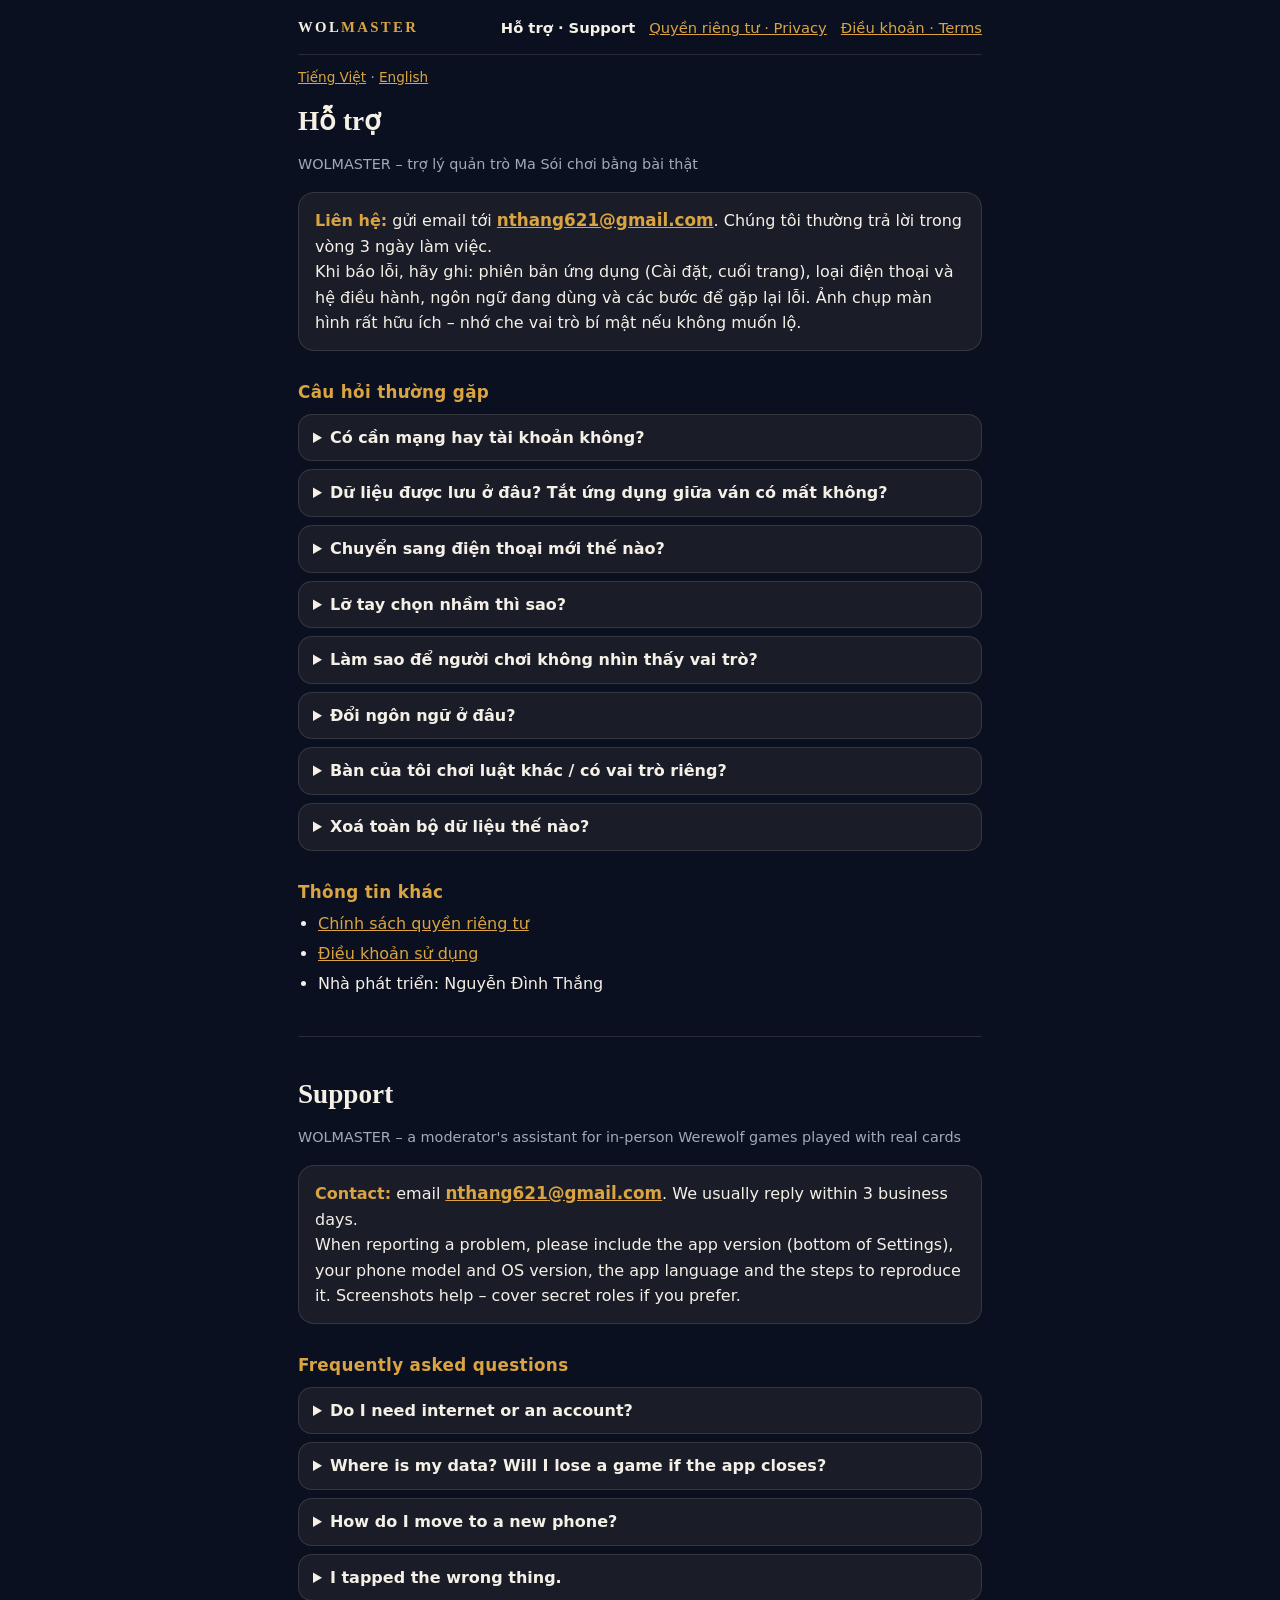
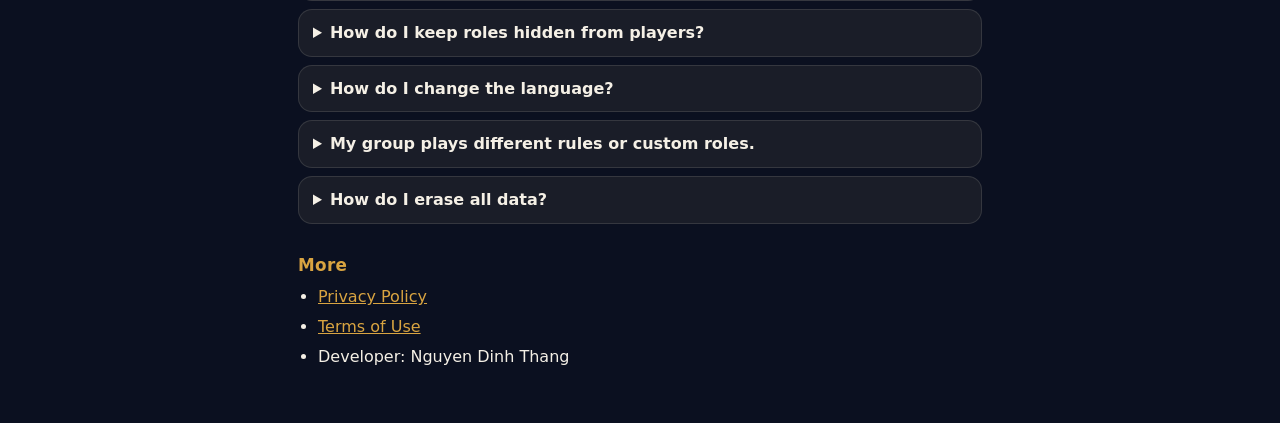
<file: pages/index.html>
<!doctype html>
<html lang="vi">
  <head>
    <meta charset="UTF-8" />
    <meta name="viewport" content="width=device-width, initial-scale=1" />
    <title>WOLMASTER</title>
    <meta http-equiv="refresh" content="0; url=./support.html" />
    <link rel="canonical" href="./support.html" />
  </head>
  <body style="background:#0b1020;color:#f5f0e6;font-family:system-ui,sans-serif">
    <p><a href="./support.html" style="color:#d9a441">WOLMASTER – Support</a></p>
  </body>
</html>
</file>
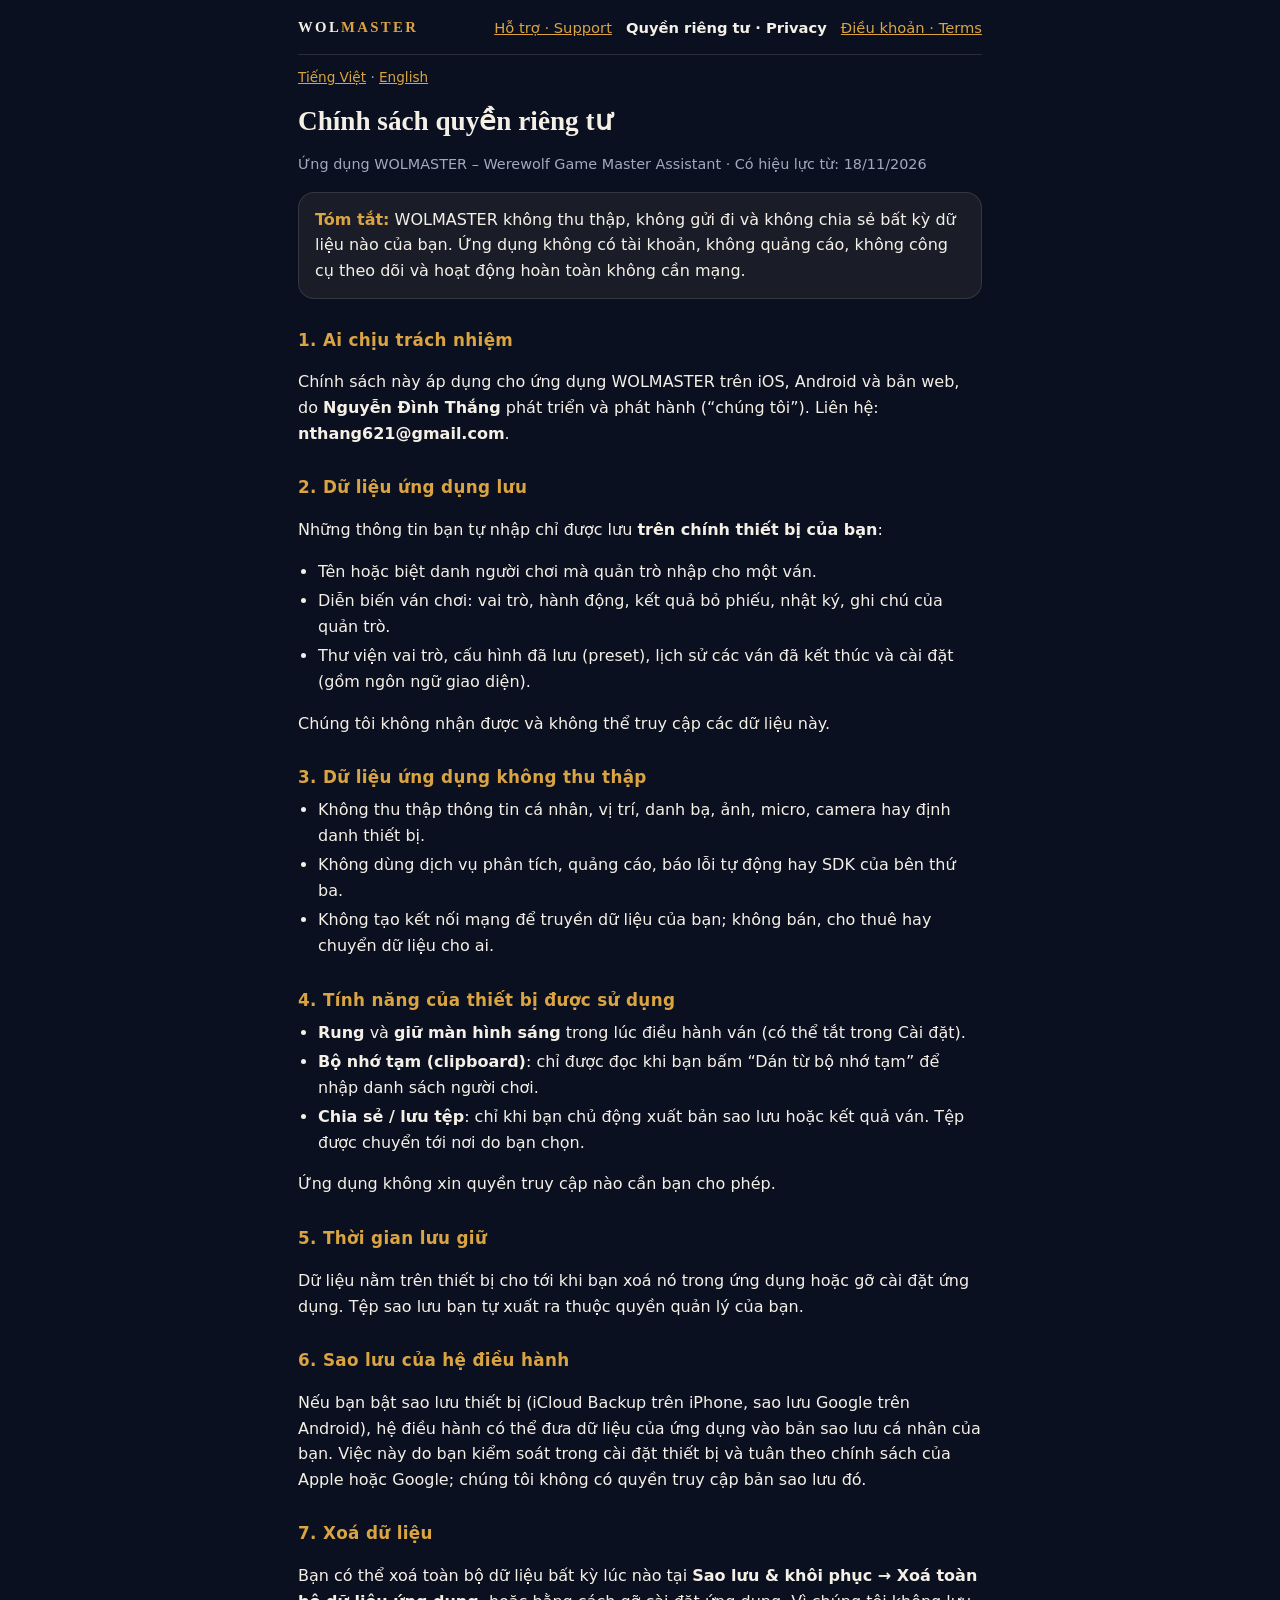
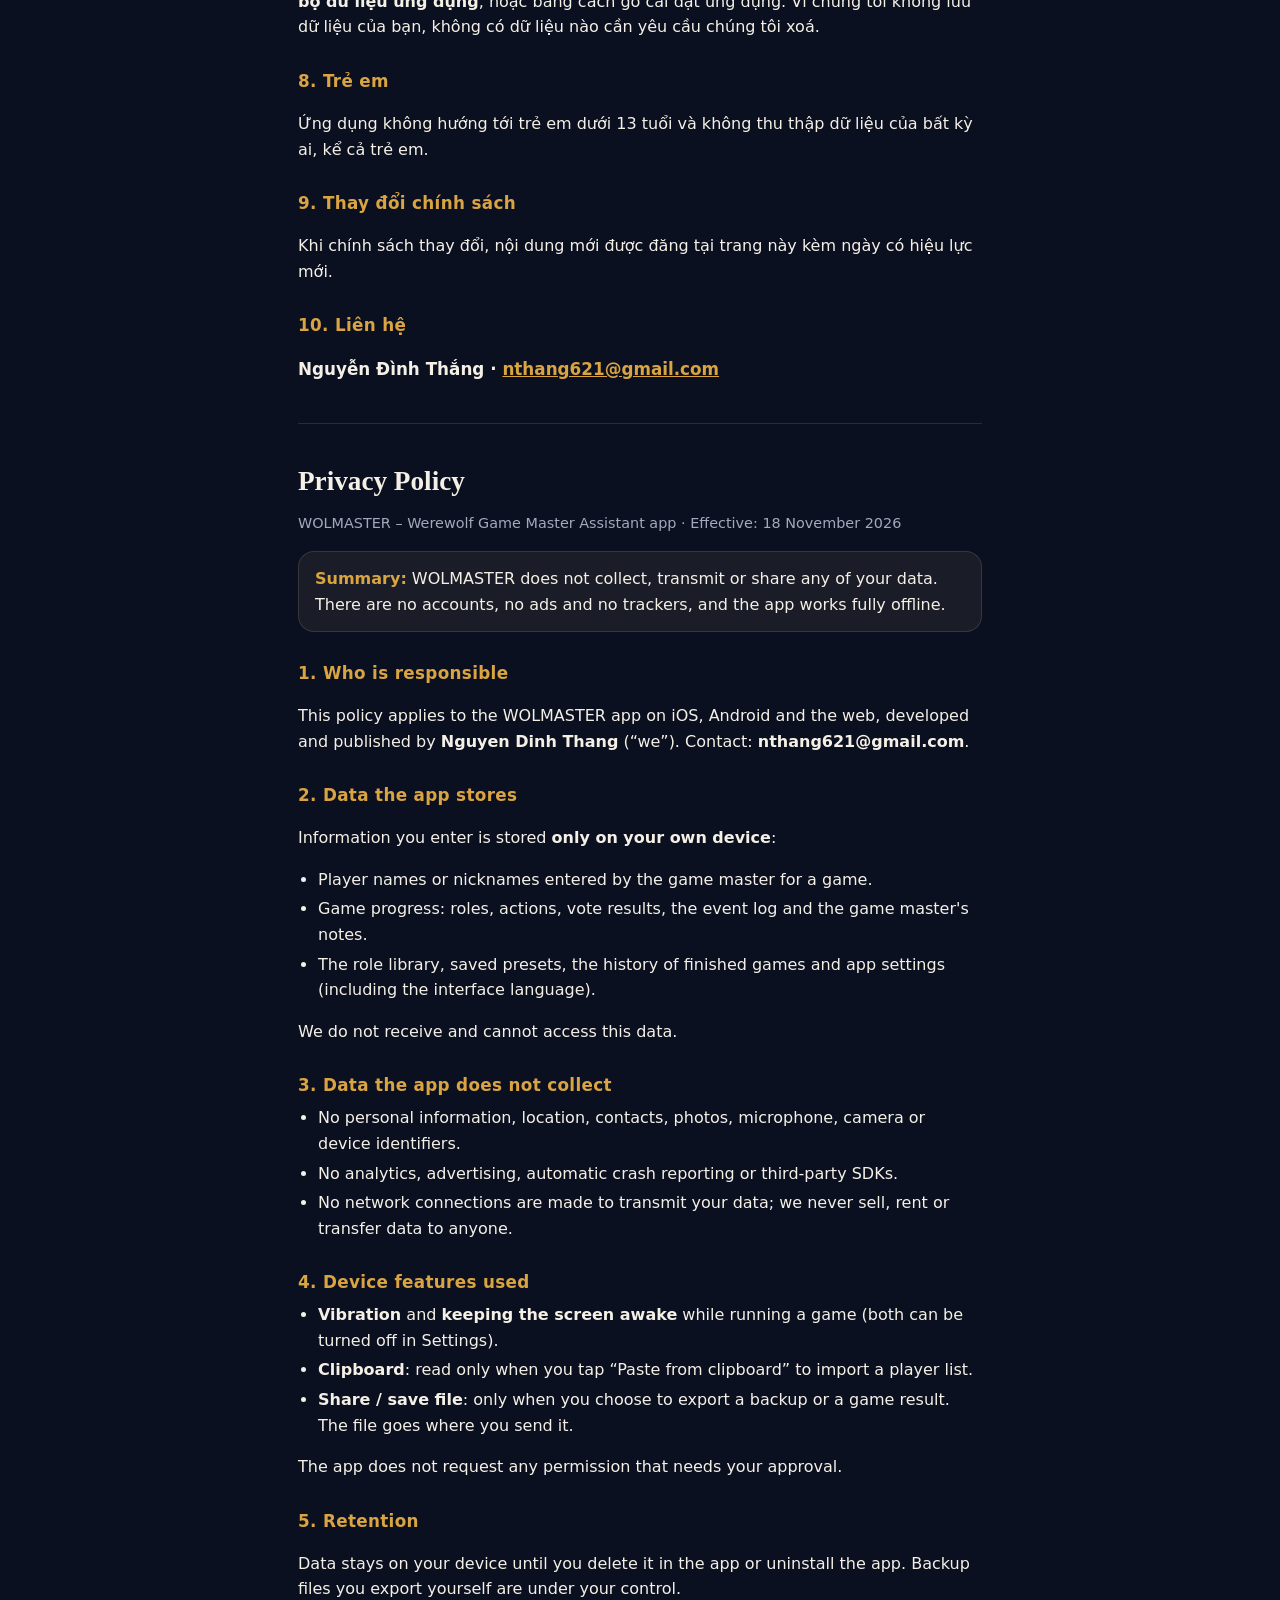
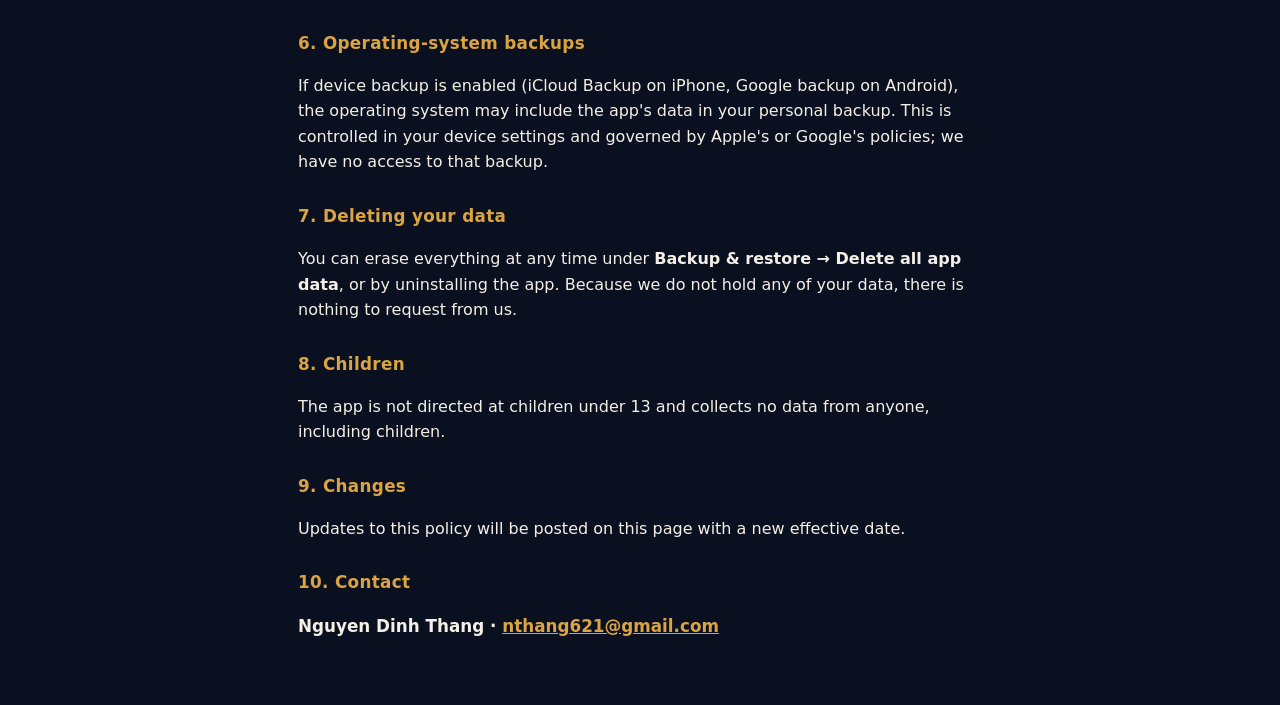
<file: pages/privacy.html>
<!doctype html>
<html lang="vi">
  <head>
    <meta charset="UTF-8" />
    <meta name="viewport" content="width=device-width, initial-scale=1, viewport-fit=cover" />
    <meta name="color-scheme" content="dark" />
    <meta name="description" content="WOLMASTER không thu thập dữ liệu người dùng. WOLMASTER collects no user data." />
    <title>WOLMASTER – Chính sách quyền riêng tư / Privacy Policy</title>
    <link rel="icon" href="./icon-192.png" />
    <link rel="stylesheet" href="./legal.css" />
  </head>
  <body>
    <main>
      <nav class="top" aria-label="WOLMASTER">
        <a class="brand" href="./support.html">WOL<em>MASTER</em></a>
        <a href="./support.html">Hỗ trợ · Support</a>
        <a href="./privacy.html" aria-current="page">Quyền riêng tư · Privacy</a>
        <a href="./terms.html">Điều khoản · Terms</a>
      </nav>
      <p class="langs"><a href="#vi">Tiếng Việt</a> · <a href="#en">English</a></p>

      <section id="vi" lang="vi">
        <h1>Chính sách quyền riêng tư</h1>
        <p class="muted">Ứng dụng WOLMASTER – Werewolf Game Master Assistant · Có hiệu lực từ: 18/11/2026</p>

        <div class="card">
          <strong>Tóm tắt:</strong> WOLMASTER không thu thập, không gửi đi và không chia sẻ bất kỳ dữ liệu nào của bạn.
          Ứng dụng không có tài khoản, không quảng cáo, không công cụ theo dõi và hoạt động hoàn toàn không cần mạng.
        </div>

        <h2>1. Ai chịu trách nhiệm</h2>
        <p>
          Chính sách này áp dụng cho ứng dụng WOLMASTER trên iOS, Android và bản web, do
          <b>Nguyễn Đình Thắng</b> phát triển và phát hành (“chúng tôi”). Liên hệ: <b>nthang621@gmail.com</b>.
        </p>

        <h2>2. Dữ liệu ứng dụng lưu</h2>
        <p>Những thông tin bạn tự nhập chỉ được lưu <b>trên chính thiết bị của bạn</b>:</p>
        <ul>
          <li>Tên hoặc biệt danh người chơi mà quản trò nhập cho một ván.</li>
          <li>Diễn biến ván chơi: vai trò, hành động, kết quả bỏ phiếu, nhật ký, ghi chú của quản trò.</li>
          <li>Thư viện vai trò, cấu hình đã lưu (preset), lịch sử các ván đã kết thúc và cài đặt (gồm ngôn ngữ giao diện).</li>
        </ul>
        <p>Chúng tôi không nhận được và không thể truy cập các dữ liệu này.</p>

        <h2>3. Dữ liệu ứng dụng không thu thập</h2>
        <ul>
          <li>Không thu thập thông tin cá nhân, vị trí, danh bạ, ảnh, micro, camera hay định danh thiết bị.</li>
          <li>Không dùng dịch vụ phân tích, quảng cáo, báo lỗi tự động hay SDK của bên thứ ba.</li>
          <li>Không tạo kết nối mạng để truyền dữ liệu của bạn; không bán, cho thuê hay chuyển dữ liệu cho ai.</li>
        </ul>

        <h2>4. Tính năng của thiết bị được sử dụng</h2>
        <ul>
          <li><b>Rung</b> và <b>giữ màn hình sáng</b> trong lúc điều hành ván (có thể tắt trong Cài đặt).</li>
          <li><b>Bộ nhớ tạm (clipboard)</b>: chỉ được đọc khi bạn bấm “Dán từ bộ nhớ tạm” để nhập danh sách người chơi.</li>
          <li><b>Chia sẻ / lưu tệp</b>: chỉ khi bạn chủ động xuất bản sao lưu hoặc kết quả ván. Tệp được chuyển tới nơi do bạn chọn.</li>
        </ul>
        <p>Ứng dụng không xin quyền truy cập nào cần bạn cho phép.</p>

        <h2>5. Thời gian lưu giữ</h2>
        <p>
          Dữ liệu nằm trên thiết bị cho tới khi bạn xoá nó trong ứng dụng hoặc gỡ cài đặt ứng dụng. Tệp sao lưu bạn tự xuất ra
          thuộc quyền quản lý của bạn.
        </p>

        <h2>6. Sao lưu của hệ điều hành</h2>
        <p>
          Nếu bạn bật sao lưu thiết bị (iCloud Backup trên iPhone, sao lưu Google trên Android), hệ điều hành có thể đưa dữ liệu
          của ứng dụng vào bản sao lưu cá nhân của bạn. Việc này do bạn kiểm soát trong cài đặt thiết bị và tuân theo chính sách
          của Apple hoặc Google; chúng tôi không có quyền truy cập bản sao lưu đó.
        </p>

        <h2>7. Xoá dữ liệu</h2>
        <p>
          Bạn có thể xoá toàn bộ dữ liệu bất kỳ lúc nào tại <b>Sao lưu &amp; khôi phục → Xoá toàn bộ dữ liệu ứng dụng</b>, hoặc bằng
          cách gỡ cài đặt ứng dụng. Vì chúng tôi không lưu dữ liệu của bạn, không có dữ liệu nào cần yêu cầu chúng tôi xoá.
        </p>

        <h2>8. Trẻ em</h2>
        <p>Ứng dụng không hướng tới trẻ em dưới 13 tuổi và không thu thập dữ liệu của bất kỳ ai, kể cả trẻ em.</p>

        <h2>9. Thay đổi chính sách</h2>
        <p>Khi chính sách thay đổi, nội dung mới được đăng tại trang này kèm ngày có hiệu lực mới.</p>

        <h2>10. Liên hệ</h2>
        <p class="contact">Nguyễn Đình Thắng · <a href="mailto:nthang621@gmail.com">nthang621@gmail.com</a></p>
      </section>

      <hr />

      <section id="en" lang="en">
        <h1>Privacy Policy</h1>
        <p class="muted">WOLMASTER – Werewolf Game Master Assistant app · Effective: 18 November 2026</p>

        <div class="card">
          <strong>Summary:</strong> WOLMASTER does not collect, transmit or share any of your data. There are no accounts, no ads
          and no trackers, and the app works fully offline.
        </div>

        <h2>1. Who is responsible</h2>
        <p>
          This policy applies to the WOLMASTER app on iOS, Android and the web, developed and published by
          <b>Nguyen Dinh Thang</b> (“we”). Contact: <b>nthang621@gmail.com</b>.
        </p>

        <h2>2. Data the app stores</h2>
        <p>Information you enter is stored <b>only on your own device</b>:</p>
        <ul>
          <li>Player names or nicknames entered by the game master for a game.</li>
          <li>Game progress: roles, actions, vote results, the event log and the game master's notes.</li>
          <li>The role library, saved presets, the history of finished games and app settings (including the interface language).</li>
        </ul>
        <p>We do not receive and cannot access this data.</p>

        <h2>3. Data the app does not collect</h2>
        <ul>
          <li>No personal information, location, contacts, photos, microphone, camera or device identifiers.</li>
          <li>No analytics, advertising, automatic crash reporting or third-party SDKs.</li>
          <li>No network connections are made to transmit your data; we never sell, rent or transfer data to anyone.</li>
        </ul>

        <h2>4. Device features used</h2>
        <ul>
          <li><b>Vibration</b> and <b>keeping the screen awake</b> while running a game (both can be turned off in Settings).</li>
          <li><b>Clipboard</b>: read only when you tap “Paste from clipboard” to import a player list.</li>
          <li><b>Share / save file</b>: only when you choose to export a backup or a game result. The file goes where you send it.</li>
        </ul>
        <p>The app does not request any permission that needs your approval.</p>

        <h2>5. Retention</h2>
        <p>
          Data stays on your device until you delete it in the app or uninstall the app. Backup files you export yourself are under
          your control.
        </p>

        <h2>6. Operating-system backups</h2>
        <p>
          If device backup is enabled (iCloud Backup on iPhone, Google backup on Android), the operating system may include the
          app's data in your personal backup. This is controlled in your device settings and governed by Apple's or Google's
          policies; we have no access to that backup.
        </p>

        <h2>7. Deleting your data</h2>
        <p>
          You can erase everything at any time under <b>Backup &amp; restore → Delete all app data</b>, or by uninstalling the app.
          Because we do not hold any of your data, there is nothing to request from us.
        </p>

        <h2>8. Children</h2>
        <p>The app is not directed at children under 13 and collects no data from anyone, including children.</p>

        <h2>9. Changes</h2>
        <p>Updates to this policy will be posted on this page with a new effective date.</p>

        <h2>10. Contact</h2>
        <p class="contact">Nguyen Dinh Thang · <a href="mailto:nthang621@gmail.com">nthang621@gmail.com</a></p>
      </section>
    </main>
  </body>
</html>
</file>
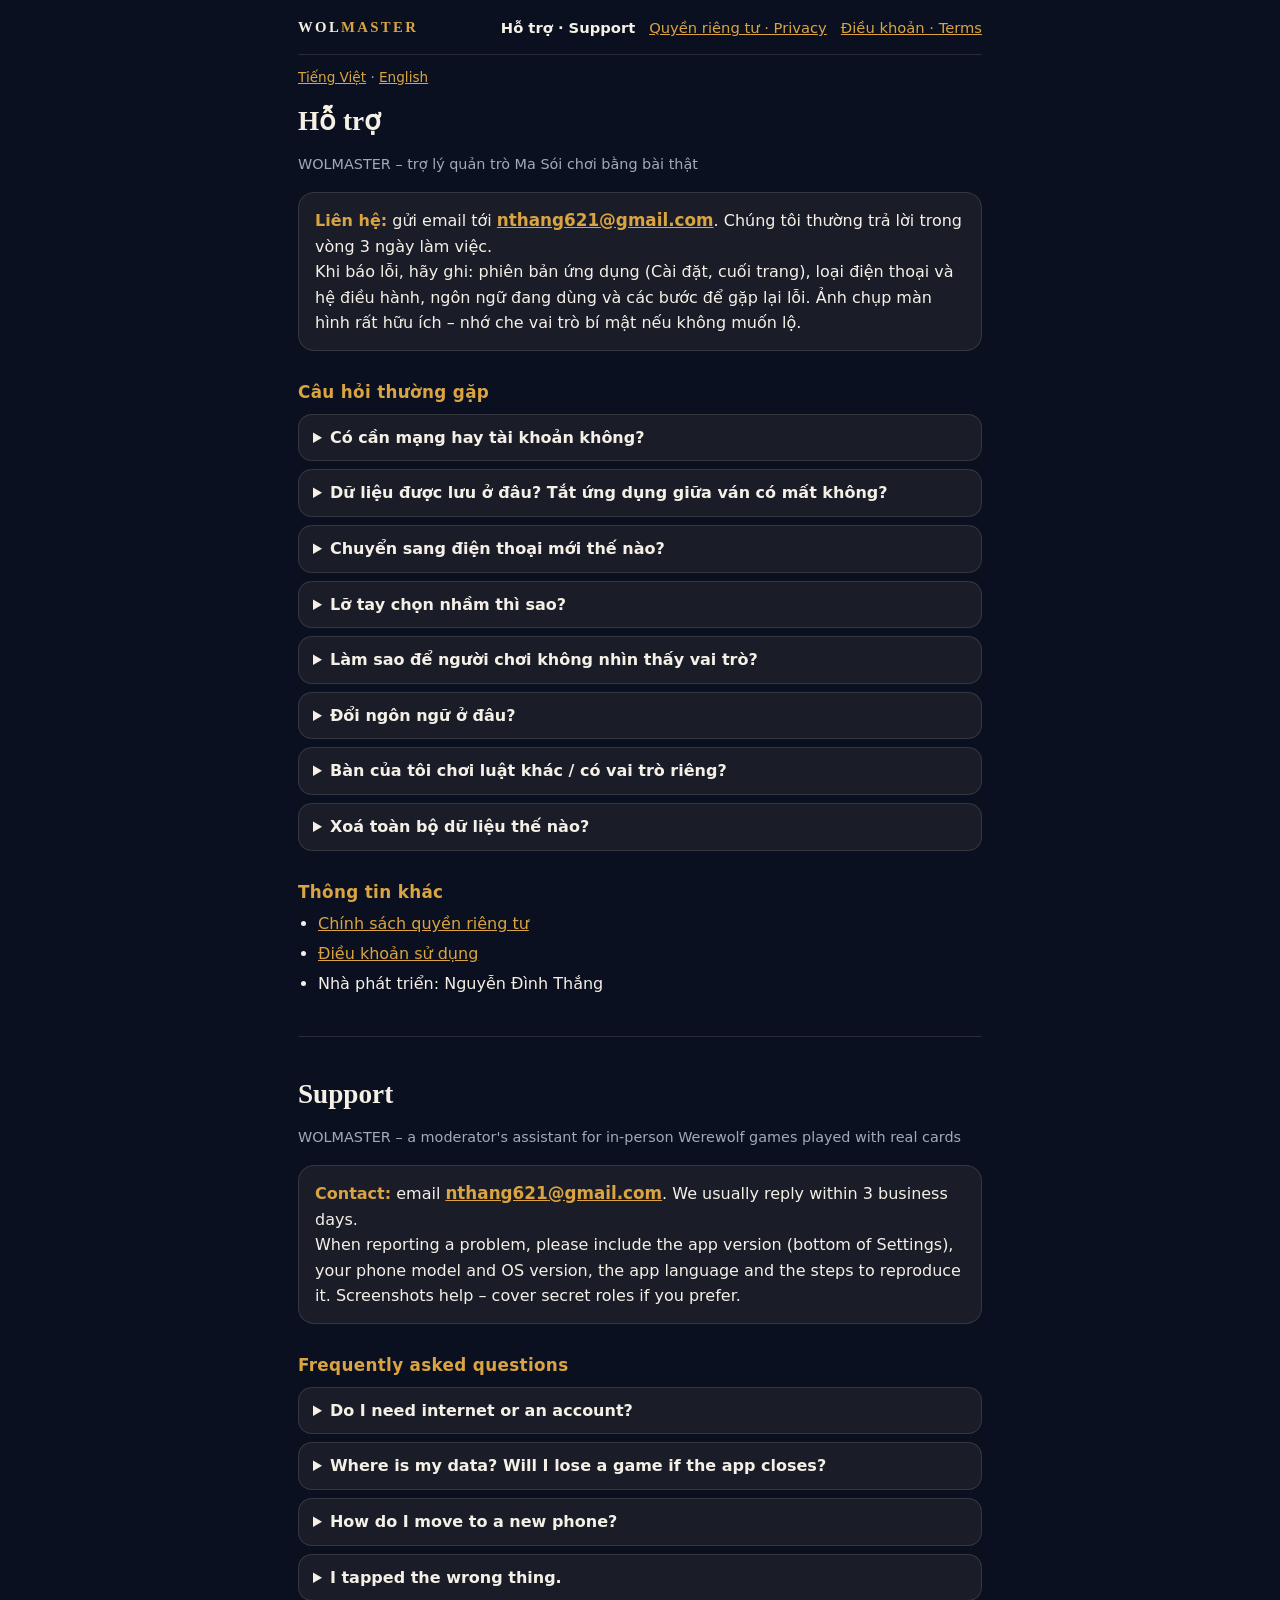
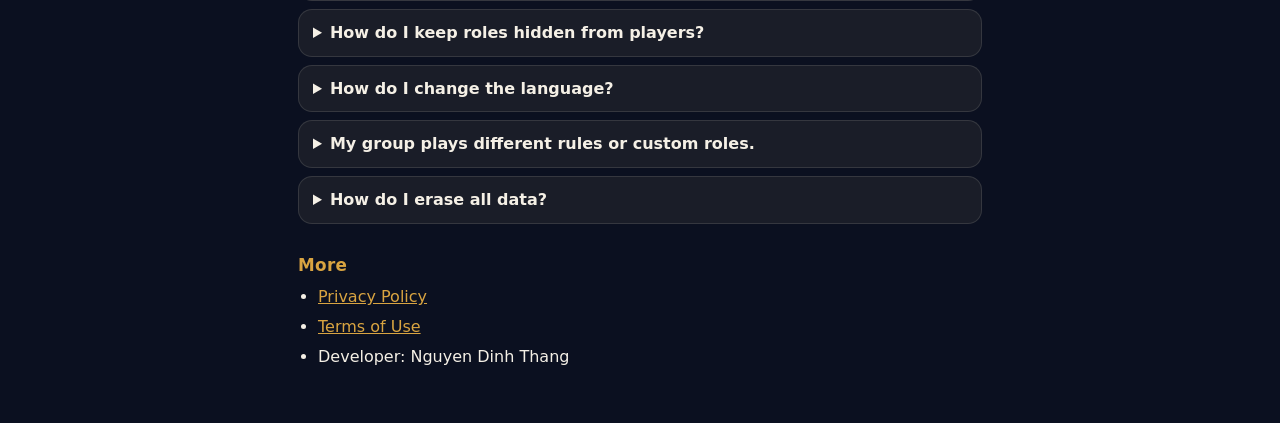
<file: pages/support.html>
<!doctype html>
<html lang="vi">
  <head>
    <meta charset="UTF-8" />
    <meta name="viewport" content="width=device-width, initial-scale=1, viewport-fit=cover" />
    <meta name="color-scheme" content="dark" />
    <meta name="description" content="Hỗ trợ WOLMASTER – trợ lý quản trò Ma Sói. WOLMASTER support – Werewolf moderator assistant." />
    <title>WOLMASTER – Hỗ trợ / Support</title>
    <link rel="icon" href="./icon-192.png" />
    <link rel="stylesheet" href="./legal.css" />
  </head>
  <body>
    <main>
      <nav class="top" aria-label="WOLMASTER">
        <a class="brand" href="./support.html">WOL<em>MASTER</em></a>
        <a href="./support.html" aria-current="page">Hỗ trợ · Support</a>
        <a href="./privacy.html">Quyền riêng tư · Privacy</a>
        <a href="./terms.html">Điều khoản · Terms</a>
      </nav>
      <p class="langs"><a href="#vi">Tiếng Việt</a> · <a href="#en">English</a></p>

      <section id="vi" lang="vi">
        <h1>Hỗ trợ</h1>
        <p class="muted">WOLMASTER – trợ lý quản trò Ma Sói chơi bằng bài thật</p>

        <div class="card">
          <strong>Liên hệ:</strong> gửi email tới
          <a class="contact" href="mailto:nthang621@gmail.com?subject=WOLMASTER">nthang621@gmail.com</a>. Chúng tôi thường trả lời trong
          vòng 3 ngày làm việc.
          <br />Khi báo lỗi, hãy ghi: phiên bản ứng dụng (Cài đặt, cuối trang), loại điện thoại và hệ điều hành, ngôn ngữ đang dùng và
          các bước để gặp lại lỗi. Ảnh chụp màn hình rất hữu ích – nhớ che vai trò bí mật nếu không muốn lộ.
        </div>

        <h2>Câu hỏi thường gặp</h2>

        <details>
          <summary>Có cần mạng hay tài khoản không?</summary>
          <p>Không. Ứng dụng chạy hoàn toàn offline, không có tài khoản và không thu thập dữ liệu.</p>
        </details>
        <details>
          <summary>Dữ liệu được lưu ở đâu? Tắt ứng dụng giữa ván có mất không?</summary>
          <p>
            Mọi thứ lưu trên điện thoại của bạn và được lưu ngay sau từng thao tác. Mở lại ứng dụng là quay về đúng giai đoạn, đúng
            bước đang gọi.
          </p>
        </details>
        <details>
          <summary>Chuyển sang điện thoại mới thế nào?</summary>
          <p>
            Trên máy cũ: <b>Sao lưu &amp; khôi phục → Xuất tệp sao lưu</b>, gửi tệp sang máy mới (AirDrop, email, Drive…).
            Trên máy mới: <b>Sao lưu &amp; khôi phục → Chọn tệp sao lưu</b>. Tệp chứa vai trò bí mật – đừng gửi cho người chơi.
          </p>
        </details>
        <details>
          <summary>Lỡ tay chọn nhầm thì sao?</summary>
          <p>Bấm nút hoàn tác (mũi tên cong) ở góc trên màn hình trận đấu. Có thể lùi tối đa 30 thao tác.</p>
        </details>
        <details>
          <summary>Làm sao để người chơi không nhìn thấy vai trò?</summary>
          <p>
            Bấm biểu tượng con mắt để ẩn vai trò, hoặc nút khiên để che toàn màn hình (phải giữ nút mới mở lại). Ứng dụng tự che khi
            bạn khoá máy hay chuyển ứng dụng – có thể tắt trong Cài đặt.
          </p>
        </details>
        <details>
          <summary>Đổi ngôn ngữ ở đâu?</summary>
          <p>
            <b>Cài đặt → Ngôn ngữ</b>. Có Tiếng Việt, English (US/UK), Français, Русский, 简体中文, 한국어, 日本語. Đổi giữa ván thì cả
            nhật ký cũng đổi theo.
          </p>
        </details>
        <details>
          <summary>Bàn của tôi chơi luật khác / có vai trò riêng?</summary>
          <p>
            Khi tạo ván, mở <b>Thiết lập nâng cao</b> để đổi luật và thứ tự gọi đêm. Vào <b>Thư viện vai trò</b> để sửa kỹ năng
            hoặc tạo vai trò mới. Lưu cấu hình hay dùng thành preset để dùng lại.
          </p>
        </details>
        <details>
          <summary>Xoá toàn bộ dữ liệu thế nào?</summary>
          <p><b>Sao lưu &amp; khôi phục → Xoá toàn bộ dữ liệu ứng dụng</b>, hoặc gỡ cài đặt ứng dụng.</p>
        </details>

        <h2>Thông tin khác</h2>
        <ul>
          <li><a href="./privacy.html#vi">Chính sách quyền riêng tư</a></li>
          <li><a href="./terms.html#vi">Điều khoản sử dụng</a></li>
          <li>Nhà phát triển: Nguyễn Đình Thắng</li>
        </ul>
      </section>

      <hr />

      <section id="en" lang="en">
        <h1>Support</h1>
        <p class="muted">WOLMASTER – a moderator's assistant for in-person Werewolf games played with real cards</p>

        <div class="card">
          <strong>Contact:</strong> email
          <a class="contact" href="mailto:nthang621@gmail.com?subject=WOLMASTER">nthang621@gmail.com</a>. We usually reply within 3
          business days.
          <br />When reporting a problem, please include the app version (bottom of Settings), your phone model and OS version, the
          app language and the steps to reproduce it. Screenshots help – cover secret roles if you prefer.
        </div>

        <h2>Frequently asked questions</h2>

        <details>
          <summary>Do I need internet or an account?</summary>
          <p>No. The app works fully offline, has no accounts and collects no data.</p>
        </details>
        <details>
          <summary>Where is my data? Will I lose a game if the app closes?</summary>
          <p>
            Everything is stored on your phone and saved after every action. Reopen the app and you are back on the same phase and
            the same night step.
          </p>
        </details>
        <details>
          <summary>How do I move to a new phone?</summary>
          <p>
            On the old phone: <b>Backup &amp; restore → Export backup file</b> and send the file to the new phone (AirDrop, email,
            Drive…). On the new phone: <b>Backup &amp; restore → Choose backup file</b>. The file contains secret roles – don't send it
            to players.
          </p>
        </details>
        <details>
          <summary>I tapped the wrong thing.</summary>
          <p>Use the undo button (curved arrow) at the top of the game screen. You can go back up to 30 actions.</p>
        </details>
        <details>
          <summary>How do I keep roles hidden from players?</summary>
          <p>
            Tap the eye icon to hide roles, or the shield to cover the whole screen (press and hold to reveal). The app also covers
            itself when you lock the phone or switch apps – you can turn this off in Settings.
          </p>
        </details>
        <details>
          <summary>How do I change the language?</summary>
          <p>
            <b>Settings → Language</b>: Tiếng Việt, English (US/UK), Français, Русский, 简体中文, 한국어, 日本語. Changing it mid-game
            also changes the event log.
          </p>
        </details>
        <details>
          <summary>My group plays different rules or custom roles.</summary>
          <p>
            When creating a game, open <b>Advanced setup</b> to change rules and the night calling order. Use the <b>Role library</b>
            to edit abilities or create new roles. Save setups you reuse as presets.
          </p>
        </details>
        <details>
          <summary>How do I erase all data?</summary>
          <p><b>Backup &amp; restore → Delete all app data</b>, or uninstall the app.</p>
        </details>

        <h2>More</h2>
        <ul>
          <li><a href="./privacy.html#en">Privacy Policy</a></li>
          <li><a href="./terms.html#en">Terms of Use</a></li>
          <li>Developer: Nguyen Dinh Thang</li>
        </ul>
      </section>
    </main>
  </body>
</html>
</file>
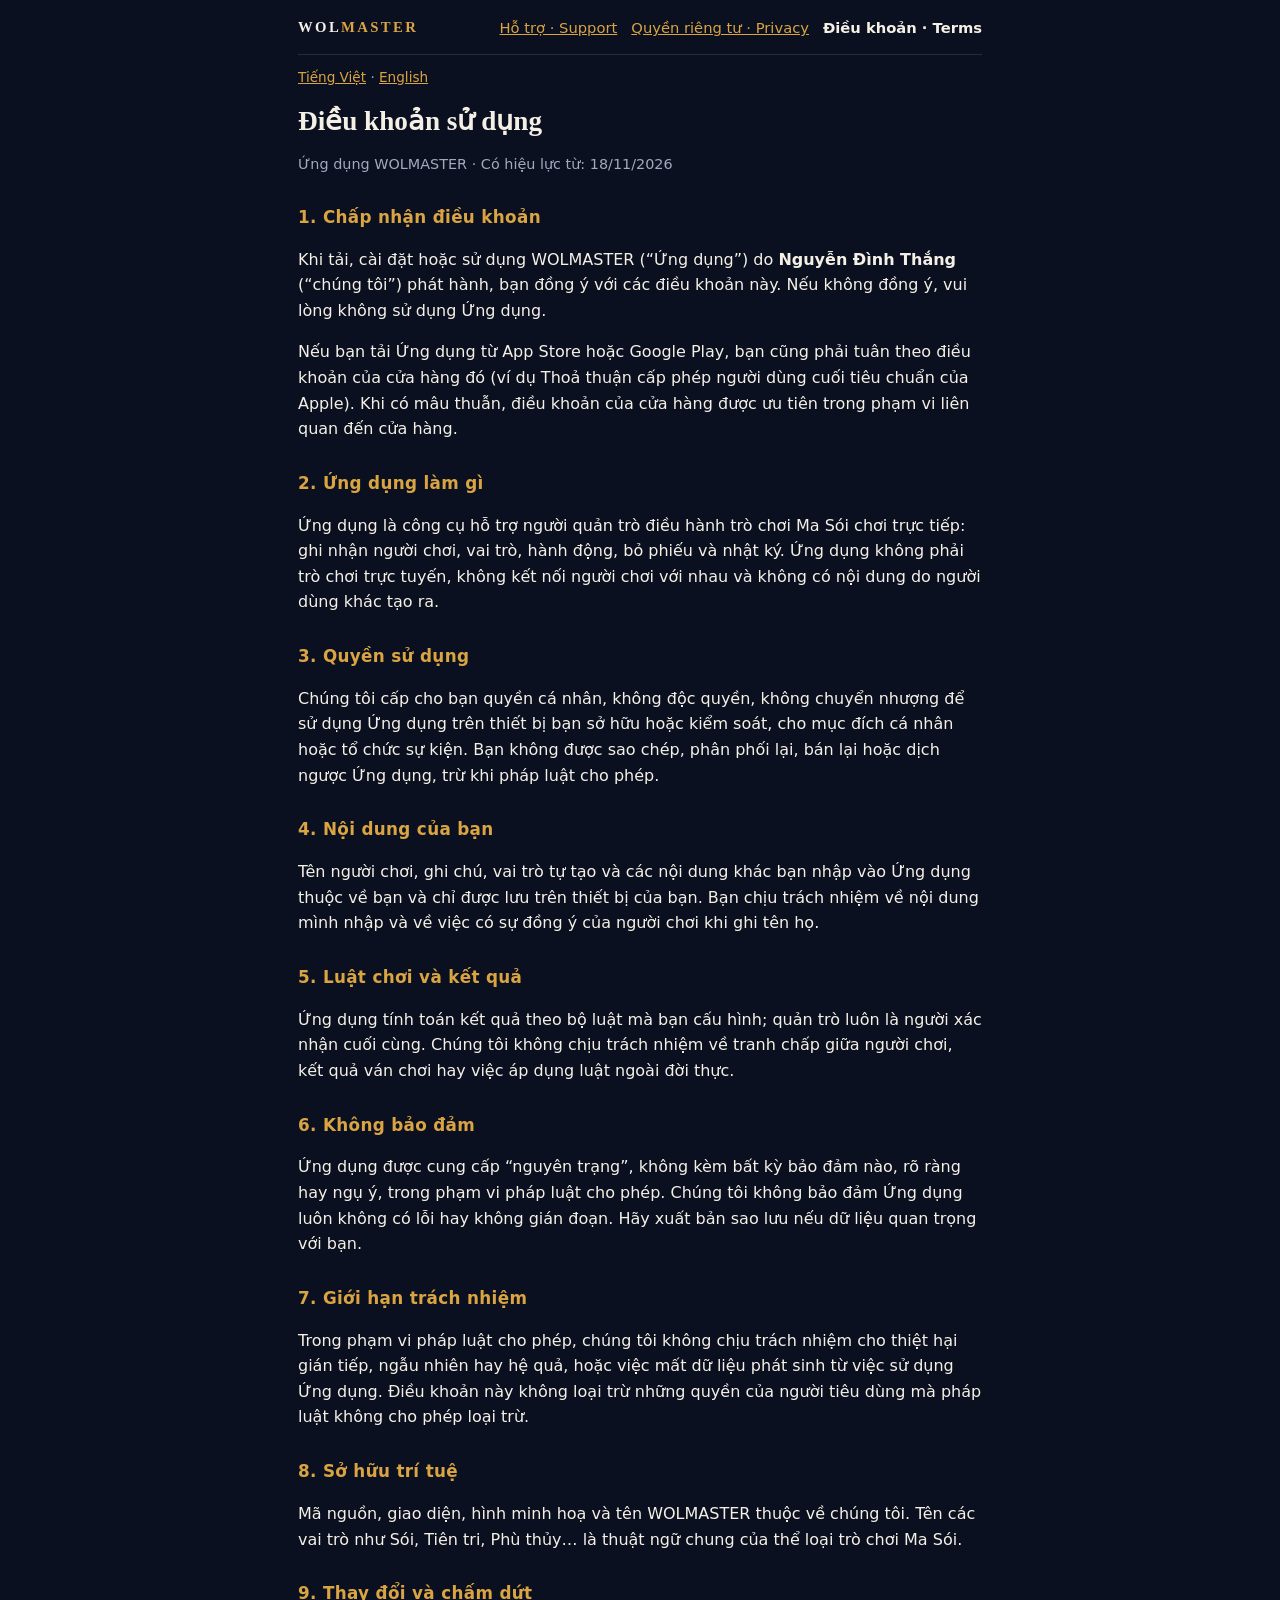
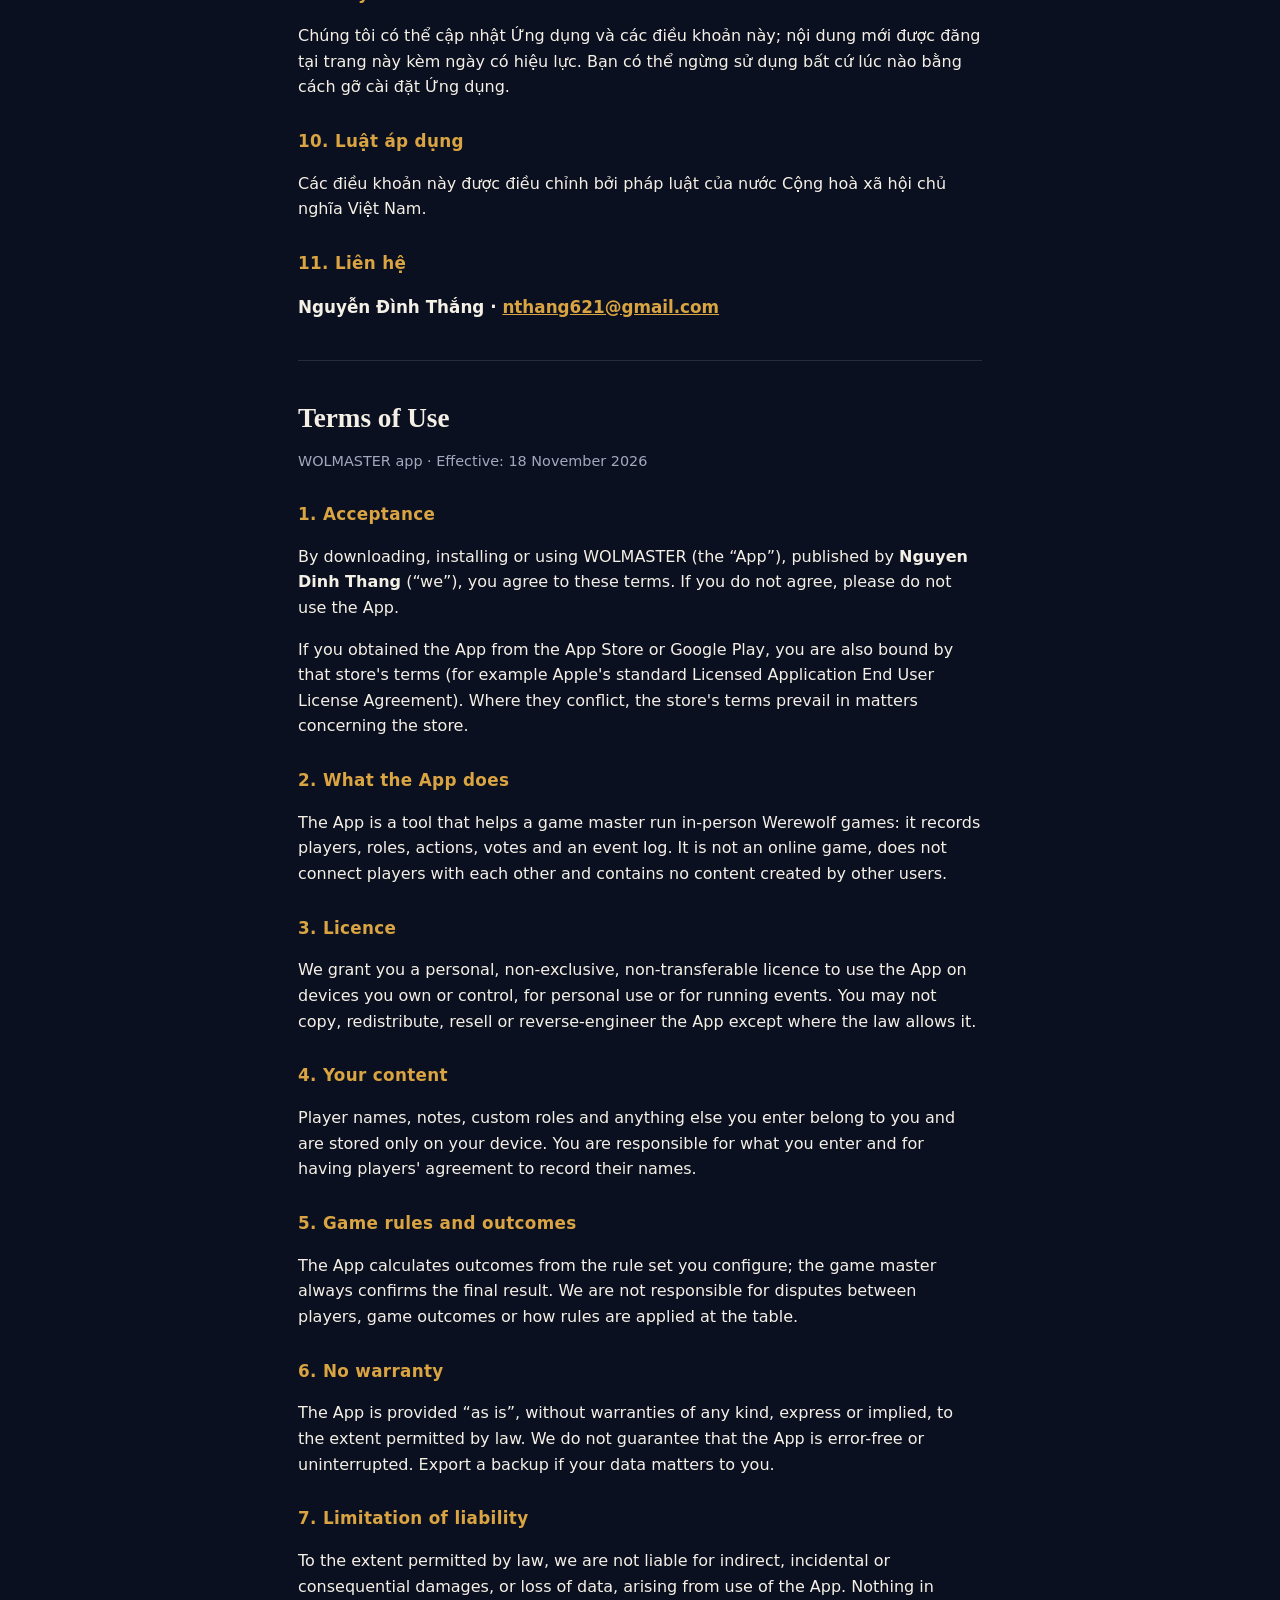
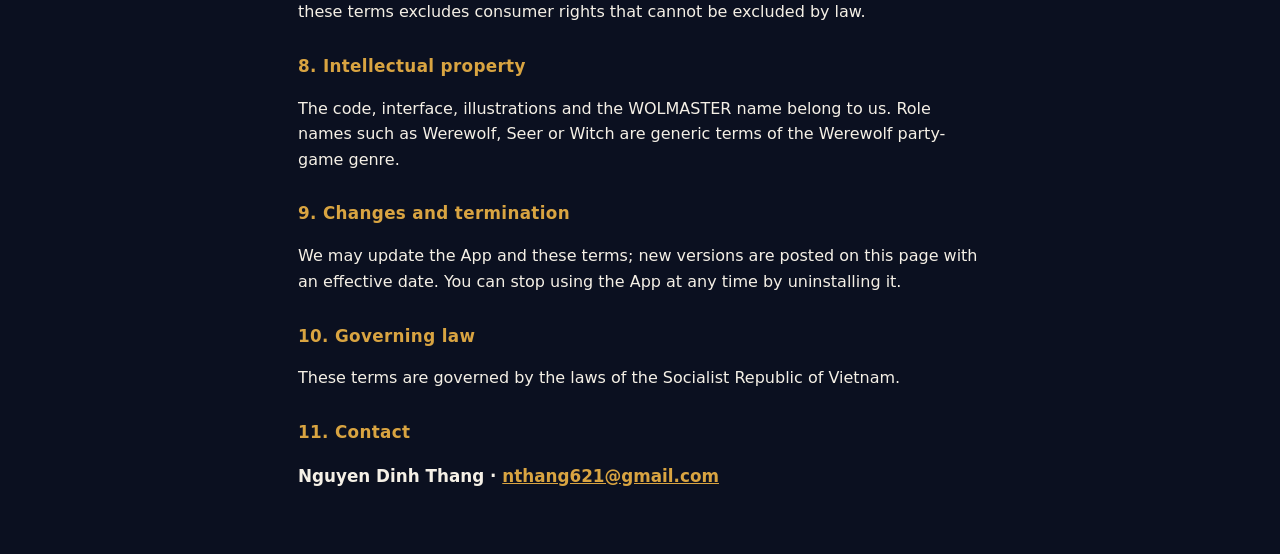
<file: pages/terms.html>
<!doctype html>
<html lang="vi">
  <head>
    <meta charset="UTF-8" />
    <meta name="viewport" content="width=device-width, initial-scale=1, viewport-fit=cover" />
    <meta name="color-scheme" content="dark" />
    <meta name="description" content="Điều khoản sử dụng WOLMASTER. WOLMASTER Terms of Use." />
    <title>WOLMASTER – Điều khoản sử dụng / Terms of Use</title>
    <link rel="icon" href="./icon-192.png" />
    <link rel="stylesheet" href="./legal.css" />
  </head>
  <body>
    <main>
      <nav class="top" aria-label="WOLMASTER">
        <a class="brand" href="./support.html">WOL<em>MASTER</em></a>
        <a href="./support.html">Hỗ trợ · Support</a>
        <a href="./privacy.html">Quyền riêng tư · Privacy</a>
        <a href="./terms.html" aria-current="page">Điều khoản · Terms</a>
      </nav>
      <p class="langs"><a href="#vi">Tiếng Việt</a> · <a href="#en">English</a></p>

      <section id="vi" lang="vi">
        <h1>Điều khoản sử dụng</h1>
        <p class="muted">Ứng dụng WOLMASTER · Có hiệu lực từ: 18/11/2026</p>

        <h2>1. Chấp nhận điều khoản</h2>
        <p>
          Khi tải, cài đặt hoặc sử dụng WOLMASTER (“Ứng dụng”) do <b>Nguyễn Đình Thắng</b> (“chúng tôi”) phát hành, bạn đồng ý
          với các điều khoản này. Nếu không đồng ý, vui lòng không sử dụng Ứng dụng.
        </p>
        <p>
          Nếu bạn tải Ứng dụng từ App Store hoặc Google Play, bạn cũng phải tuân theo điều khoản của cửa hàng đó (ví dụ Thoả thuận
          cấp phép người dùng cuối tiêu chuẩn của Apple). Khi có mâu thuẫn, điều khoản của cửa hàng được ưu tiên trong phạm vi liên
          quan đến cửa hàng.
        </p>

        <h2>2. Ứng dụng làm gì</h2>
        <p>
          Ứng dụng là công cụ hỗ trợ người quản trò điều hành trò chơi Ma Sói chơi trực tiếp: ghi nhận người chơi, vai trò, hành
          động, bỏ phiếu và nhật ký. Ứng dụng không phải trò chơi trực tuyến, không kết nối người chơi với nhau và không có nội dung
          do người dùng khác tạo ra.
        </p>

        <h2>3. Quyền sử dụng</h2>
        <p>
          Chúng tôi cấp cho bạn quyền cá nhân, không độc quyền, không chuyển nhượng để sử dụng Ứng dụng trên thiết bị bạn sở hữu
          hoặc kiểm soát, cho mục đích cá nhân hoặc tổ chức sự kiện. Bạn không được sao chép, phân phối lại, bán lại hoặc dịch ngược
          Ứng dụng, trừ khi pháp luật cho phép.
        </p>

        <h2>4. Nội dung của bạn</h2>
        <p>
          Tên người chơi, ghi chú, vai trò tự tạo và các nội dung khác bạn nhập vào Ứng dụng thuộc về bạn và chỉ được lưu trên thiết
          bị của bạn. Bạn chịu trách nhiệm về nội dung mình nhập và về việc có sự đồng ý của người chơi khi ghi tên họ.
        </p>

        <h2>5. Luật chơi và kết quả</h2>
        <p>
          Ứng dụng tính toán kết quả theo bộ luật mà bạn cấu hình; quản trò luôn là người xác nhận cuối cùng. Chúng tôi không chịu
          trách nhiệm về tranh chấp giữa người chơi, kết quả ván chơi hay việc áp dụng luật ngoài đời thực.
        </p>

        <h2>6. Không bảo đảm</h2>
        <p>
          Ứng dụng được cung cấp “nguyên trạng”, không kèm bất kỳ bảo đảm nào, rõ ràng hay ngụ ý, trong phạm vi pháp luật cho phép.
          Chúng tôi không bảo đảm Ứng dụng luôn không có lỗi hay không gián đoạn. Hãy xuất bản sao lưu nếu dữ liệu quan trọng với
          bạn.
        </p>

        <h2>7. Giới hạn trách nhiệm</h2>
        <p>
          Trong phạm vi pháp luật cho phép, chúng tôi không chịu trách nhiệm cho thiệt hại gián tiếp, ngẫu nhiên hay hệ quả, hoặc
          việc mất dữ liệu phát sinh từ việc sử dụng Ứng dụng. Điều khoản này không loại trừ những quyền của người tiêu dùng mà pháp
          luật không cho phép loại trừ.
        </p>

        <h2>8. Sở hữu trí tuệ</h2>
        <p>
          Mã nguồn, giao diện, hình minh hoạ và tên WOLMASTER thuộc về chúng tôi. Tên các vai trò như Sói, Tiên tri, Phù thủy… là
          thuật ngữ chung của thể loại trò chơi Ma Sói.
        </p>

        <h2>9. Thay đổi và chấm dứt</h2>
        <p>
          Chúng tôi có thể cập nhật Ứng dụng và các điều khoản này; nội dung mới được đăng tại trang này kèm ngày có hiệu lực. Bạn có
          thể ngừng sử dụng bất cứ lúc nào bằng cách gỡ cài đặt Ứng dụng.
        </p>

        <h2>10. Luật áp dụng</h2>
        <p>Các điều khoản này được điều chỉnh bởi pháp luật của nước Cộng hoà xã hội chủ nghĩa Việt Nam.</p>

        <h2>11. Liên hệ</h2>
        <p class="contact">Nguyễn Đình Thắng · <a href="mailto:nthang621@gmail.com">nthang621@gmail.com</a></p>
      </section>

      <hr />

      <section id="en" lang="en">
        <h1>Terms of Use</h1>
        <p class="muted">WOLMASTER app · Effective: 18 November 2026</p>

        <h2>1. Acceptance</h2>
        <p>
          By downloading, installing or using WOLMASTER (the “App”), published by <b>Nguyen Dinh Thang</b> (“we”), you agree to these
          terms. If you do not agree, please do not use the App.
        </p>
        <p>
          If you obtained the App from the App Store or Google Play, you are also bound by that store's terms (for example Apple's
          standard Licensed Application End User License Agreement). Where they conflict, the store's terms prevail in matters
          concerning the store.
        </p>

        <h2>2. What the App does</h2>
        <p>
          The App is a tool that helps a game master run in-person Werewolf games: it records players, roles, actions, votes and an
          event log. It is not an online game, does not connect players with each other and contains no content created by other
          users.
        </p>

        <h2>3. Licence</h2>
        <p>
          We grant you a personal, non-exclusive, non-transferable licence to use the App on devices you own or control, for
          personal use or for running events. You may not copy, redistribute, resell or reverse-engineer the App except where the law
          allows it.
        </p>

        <h2>4. Your content</h2>
        <p>
          Player names, notes, custom roles and anything else you enter belong to you and are stored only on your device. You are
          responsible for what you enter and for having players' agreement to record their names.
        </p>

        <h2>5. Game rules and outcomes</h2>
        <p>
          The App calculates outcomes from the rule set you configure; the game master always confirms the final result. We are not
          responsible for disputes between players, game outcomes or how rules are applied at the table.
        </p>

        <h2>6. No warranty</h2>
        <p>
          The App is provided “as is”, without warranties of any kind, express or implied, to the extent permitted by law. We do not
          guarantee that the App is error-free or uninterrupted. Export a backup if your data matters to you.
        </p>

        <h2>7. Limitation of liability</h2>
        <p>
          To the extent permitted by law, we are not liable for indirect, incidental or consequential damages, or loss of data,
          arising from use of the App. Nothing in these terms excludes consumer rights that cannot be excluded by law.
        </p>

        <h2>8. Intellectual property</h2>
        <p>
          The code, interface, illustrations and the WOLMASTER name belong to us. Role names such as Werewolf, Seer or Witch are
          generic terms of the Werewolf party-game genre.
        </p>

        <h2>9. Changes and termination</h2>
        <p>
          We may update the App and these terms; new versions are posted on this page with an effective date. You can stop using the
          App at any time by uninstalling it.
        </p>

        <h2>10. Governing law</h2>
        <p>These terms are governed by the laws of the Socialist Republic of Vietnam.</p>

        <h2>11. Contact</h2>
        <p class="contact">Nguyen Dinh Thang · <a href="mailto:nthang621@gmail.com">nthang621@gmail.com</a></p>
      </section>
    </main>
  </body>
</html>
</file>
<file: pages/legal.css>
/* Kiểu chung cho các trang công khai: Hỗ trợ, Quyền riêng tư, Điều khoản. */
:root {
  --bg: #0b1020;
  --surface: #1a1d28;
  --line: rgba(245, 240, 230, 0.12);
  --text: #f5f0e6;
  --muted: #a3a9bd;
  --gold: #d9a441;
}
* {
  box-sizing: border-box;
}
html {
  background: var(--bg);
}
body {
  margin: 0;
  background: var(--bg);
  color: var(--text);
  font: 16px/1.6 system-ui, -apple-system, 'Segoe UI', Roboto, 'Helvetica Neue', sans-serif;
  -webkit-text-size-adjust: 100%;
}
main {
  max-width: 720px;
  margin: 0 auto;
  padding: calc(16px + env(safe-area-inset-top, 0px)) 18px calc(48px + env(safe-area-inset-bottom, 0px));
}
nav.top {
  display: flex;
  flex-wrap: wrap;
  gap: 6px 14px;
  align-items: center;
  padding-bottom: 14px;
  margin-bottom: 20px;
  border-bottom: 1px solid var(--line);
  font-size: 0.92rem;
}
nav.top .brand {
  font-family: Georgia, 'Times New Roman', serif;
  font-weight: 700;
  letter-spacing: 0.16em;
  margin-right: auto;
  color: var(--text);
  text-decoration: none;
}
nav.top .brand em {
  font-style: normal;
  color: var(--gold);
}
nav.top a[aria-current='page'] {
  color: var(--text);
  text-decoration: none;
  font-weight: 600;
}
.langs {
  font-size: 0.85rem;
  color: var(--muted);
  margin: -8px 0 16px;
}
h1 {
  font-family: Georgia, 'Times New Roman', serif;
  font-size: 1.7rem;
  line-height: 1.25;
  margin: 0 0 4px;
}
h2 {
  font-size: 1.05rem;
  margin: 28px 0 6px;
  color: var(--gold);
  letter-spacing: 0.02em;
}
h3 {
  font-size: 1rem;
  margin: 18px 0 4px;
}
p,
li {
  color: var(--text);
}
.muted {
  color: var(--muted);
  font-size: 0.9rem;
}
ul,
ol {
  padding-left: 20px;
  margin: 6px 0;
}
li + li {
  margin-top: 4px;
}
.card {
  background: var(--surface);
  border: 1px solid var(--line);
  border-radius: 16px;
  padding: 14px 16px;
  margin: 16px 0;
}
.card strong {
  color: var(--gold);
}
details {
  background: var(--surface);
  border: 1px solid var(--line);
  border-radius: 14px;
  padding: 10px 14px;
  margin: 8px 0;
}
summary {
  cursor: pointer;
  font-weight: 600;
}
details[open] summary {
  margin-bottom: 6px;
}
hr {
  border: 0;
  border-top: 1px solid var(--line);
  margin: 40px 0;
}
a {
  color: var(--gold);
}
.contact {
  font-size: 1.05rem;
  font-weight: 600;
}
</file>
